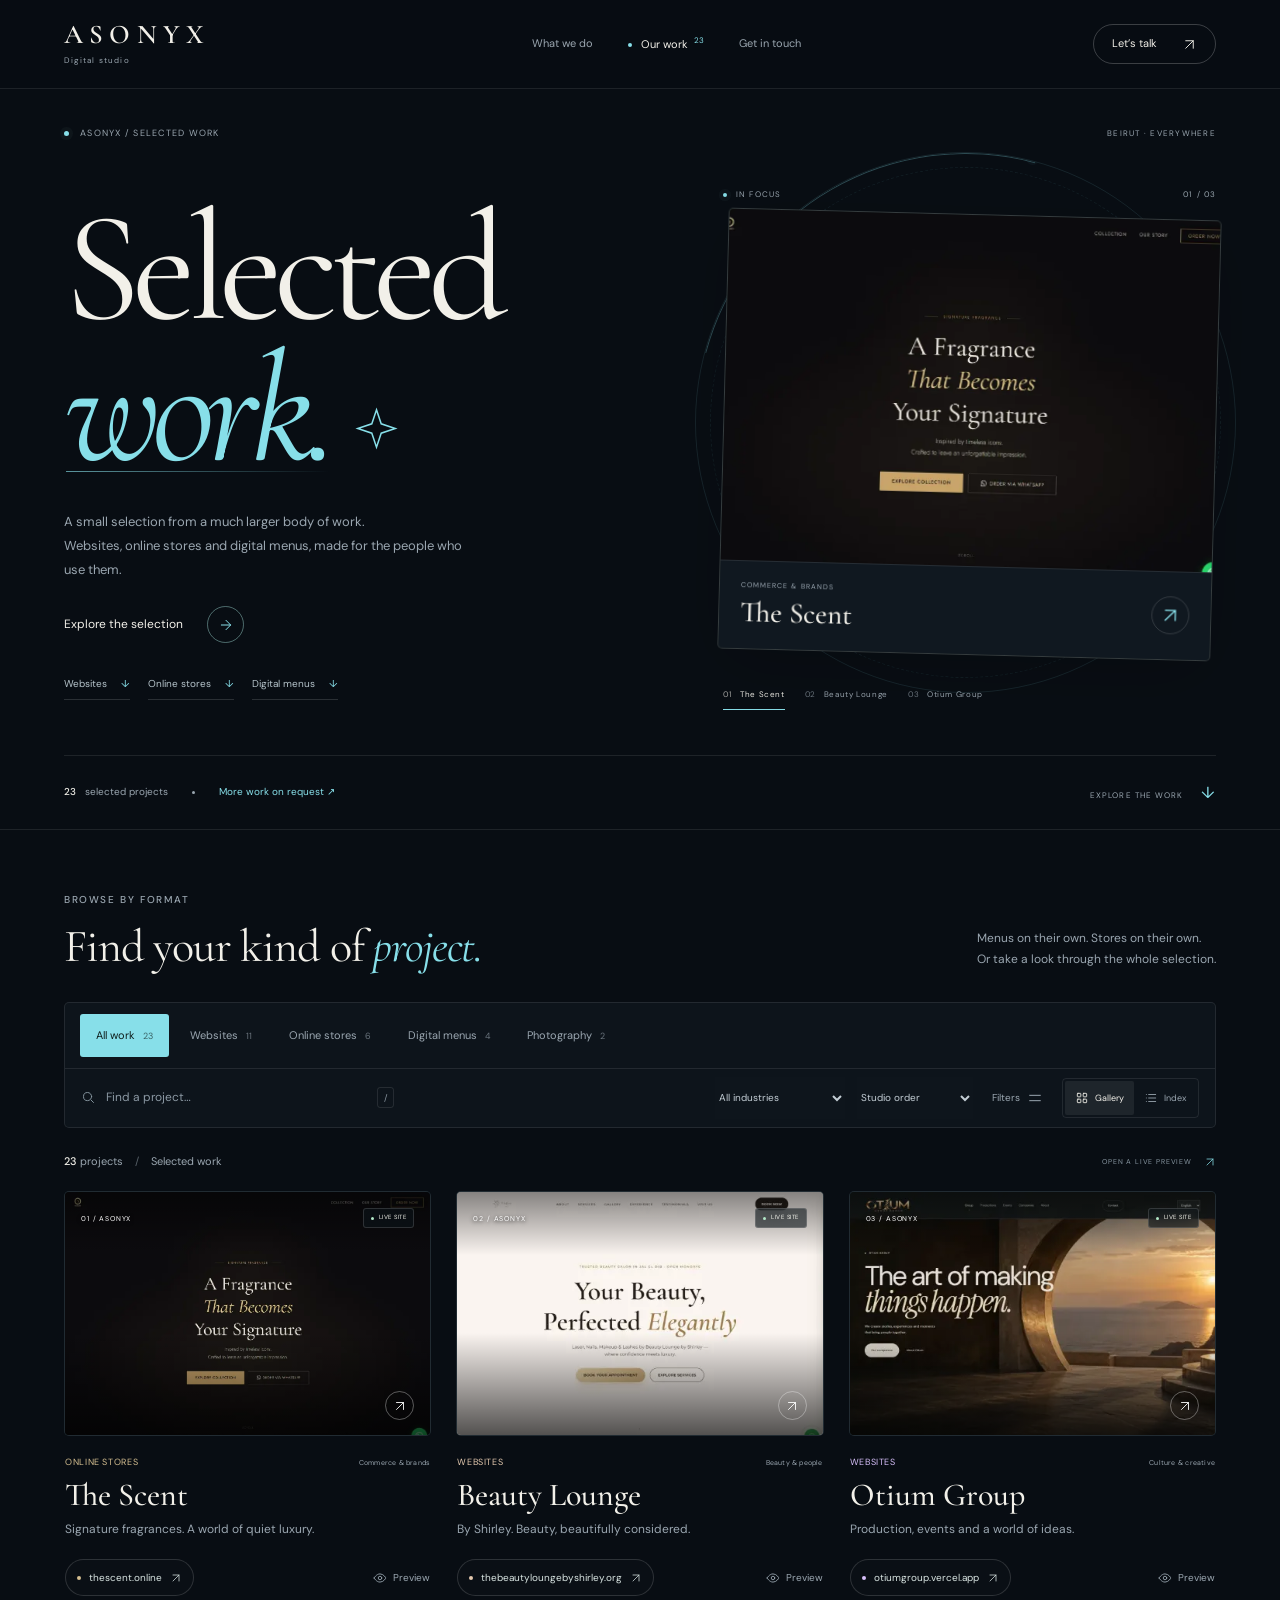
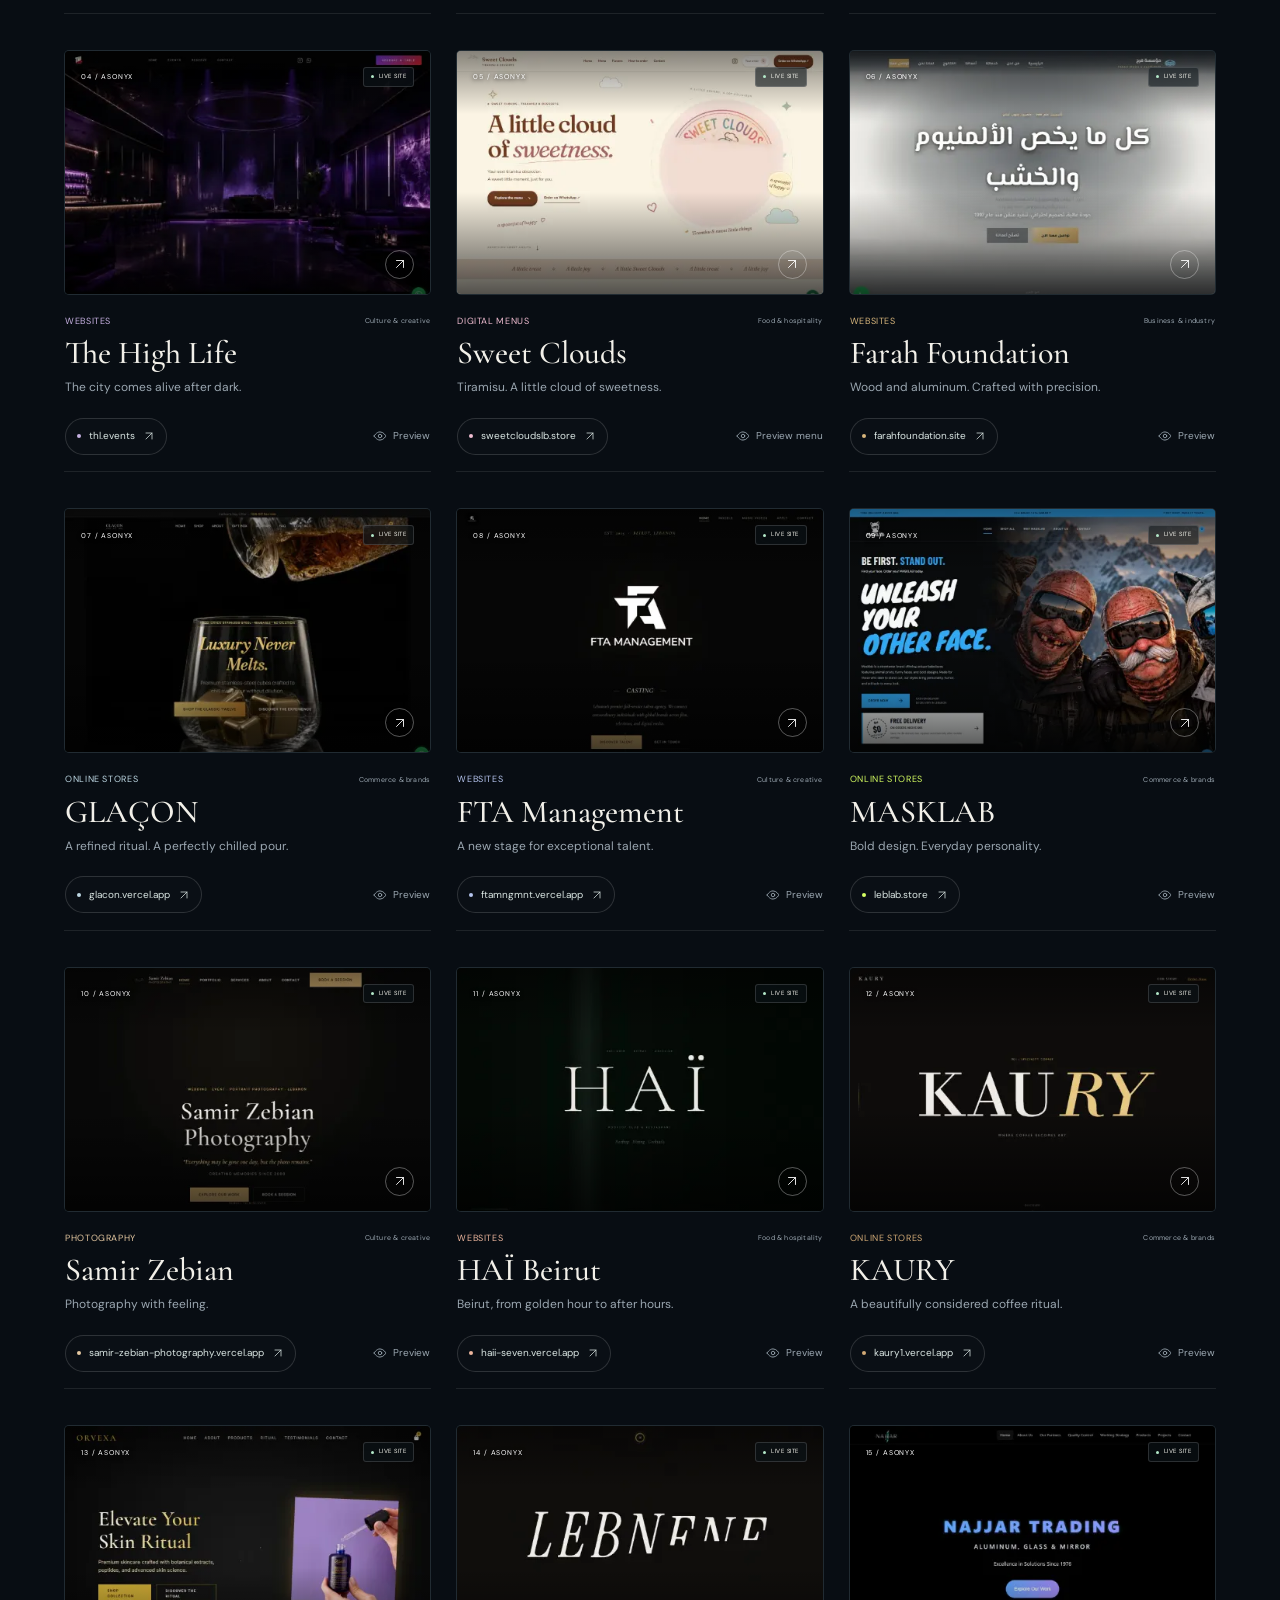
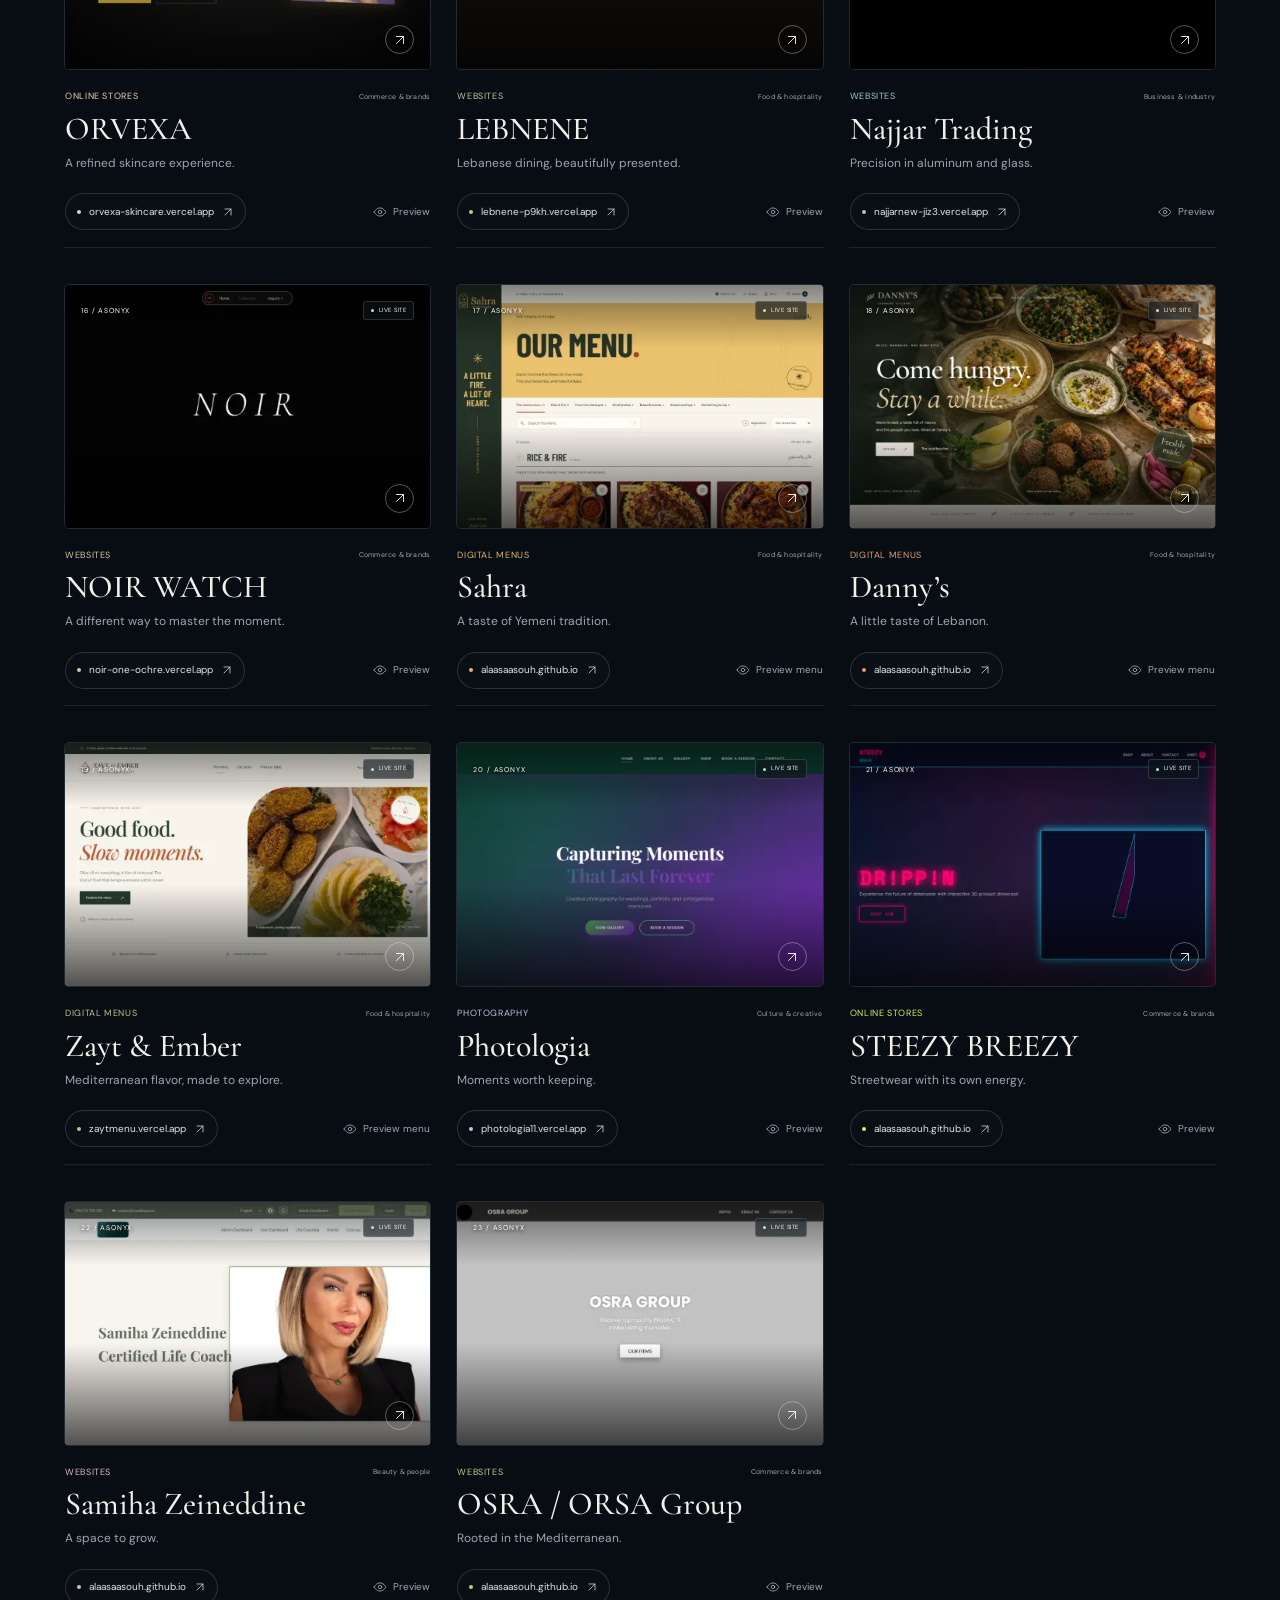
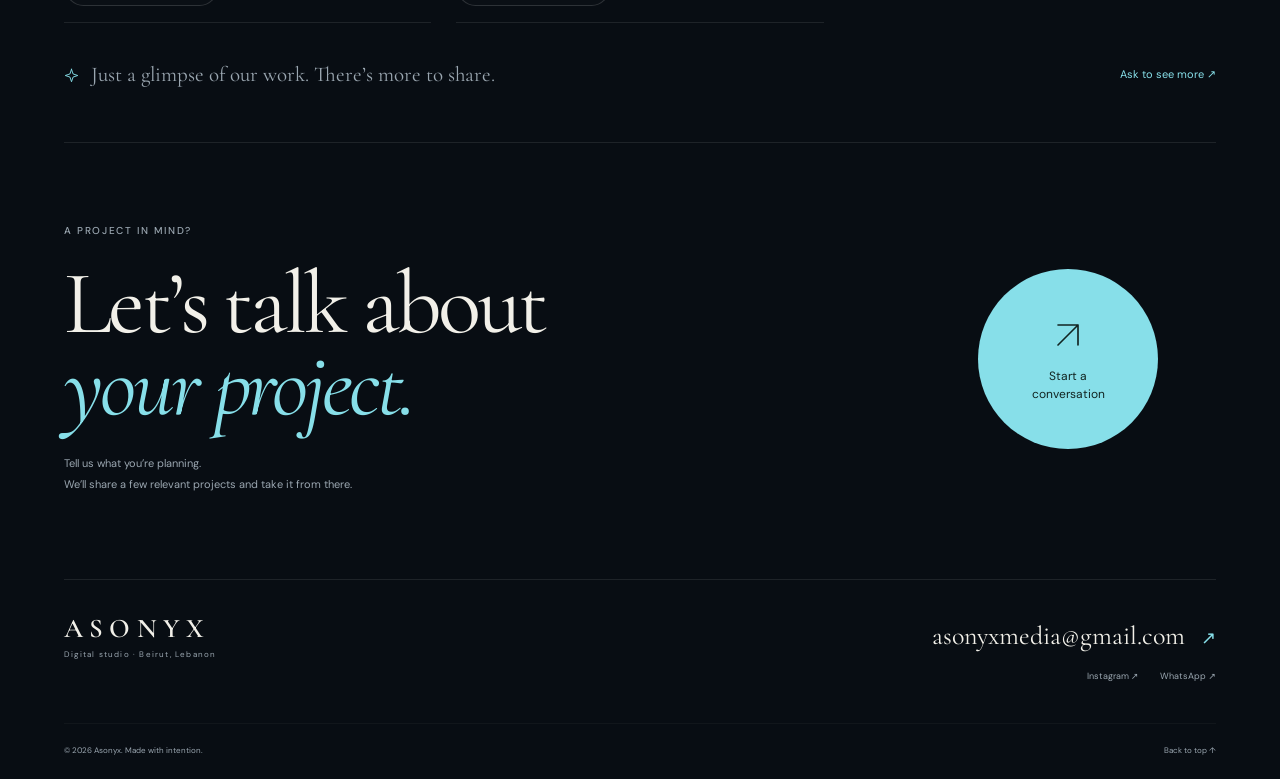
<file: portfolio.html>
<!DOCTYPE html>
<html lang="en">
<head>
  <meta charset="UTF-8">
  <meta name="viewport" content="width=device-width, initial-scale=1">
  <meta name="description" content="A small selection from Asonyx’s wider portfolio. Explore websites, online stores, digital menus and photography portfolios, with live previews.">
  <meta name="theme-color" content="#080d13">
  <title>Selected Work — Asonyx Digital Studio</title>
  <link rel="icon" type="image/png" href="images/portfolio/favicon.png">
  <link rel="preload" href="fonts/cormorant-normal-latin.woff2" as="font" type="font/woff2" crossorigin>
  <link rel="stylesheet" href="portfolio.css">
  <script src="js/portfolio-data.js" defer></script>
  <script src="js/portfolio-gallery.js" defer></script>
</head>
<body class="work-page">
  <div class="reading-progress" aria-hidden="true"></div>
  <a class="skip-link" href="#collection">Skip to projects</a>
  <svg class="icon-library" xmlns="http://www.w3.org/2000/svg" aria-hidden="true">
    <symbol id="i-arrow" viewBox="0 0 24 24"><path d="M5 12h14M12 5l7 7-7 7"/></symbol>
    <symbol id="i-diagonal" viewBox="0 0 24 24"><path d="M6 18 18 6M6 6h12v12"/></symbol>
    <symbol id="i-search" viewBox="0 0 24 24"><circle cx="10.5" cy="10.5" r="6.5"/><path d="m16 16 4 4"/></symbol>
    <symbol id="i-grid" viewBox="0 0 24 24"><rect x="4" y="4" width="6" height="6" rx="1"/><rect x="14" y="4" width="6" height="6" rx="1"/><rect x="4" y="14" width="6" height="6" rx="1"/><rect x="14" y="14" width="6" height="6" rx="1"/></symbol>
    <symbol id="i-list" viewBox="0 0 24 24"><path d="M8 6h12M8 12h12M8 18h12M4 6h.01M4 12h.01M4 18h.01"/></symbol>
    <symbol id="i-close" viewBox="0 0 24 24"><path d="m6 6 12 12M18 6 6 18"/></symbol>
    <symbol id="i-desktop" viewBox="0 0 24 24"><rect x="3" y="3" width="18" height="13" rx="2"/><path d="M8 21h8M12 16v5"/></symbol>
    <symbol id="i-phone" viewBox="0 0 24 24"><rect x="6" y="2" width="12" height="20" rx="2"/><path d="M11 18h2"/></symbol>
    <symbol id="i-eye" viewBox="0 0 24 24"><path d="M2 12s3.5-7 10-7 10 7 10 7-3.5 7-10 7S2 12 2 12Z"/><circle cx="12" cy="12" r="3"/></symbol>
    <symbol id="i-menu" viewBox="0 0 24 24"><path d="M4 8h16M4 16h16"/></symbol>
    <symbol id="i-spark" viewBox="0 0 24 24"><path d="m12 2 2.5 7.5L22 12l-7.5 2.5L12 22l-2.5-7.5L2 12l7.5-2.5L12 2Z"/></symbol>
  </svg>

  <header class="work-header">
    <nav class="work-nav work-shell" aria-label="Main navigation">
      <a href="index.html" class="work-logo" aria-label="Asonyx home">ASONYX<span>Digital studio</span></a>
      <div class="work-nav-links">
        <a href="index.html#services">What we do</a>
        <a href="portfolio.html" aria-current="page">Our work <span class="nav-work-count" data-project-total>23</span></a>
        <a href="index.html#contact">Get in touch</a>
      </div>
      <a href="index.html#booking" class="nav-contact">Let’s talk <svg class="icon"><use href="#i-diagonal"/></svg></a>
      <button type="button" class="mobile-nav-toggle icon-button" id="menuToggle" aria-label="Open navigation" aria-controls="workMobileMenu" aria-expanded="false"><svg class="icon"><use href="#i-menu"/></svg></button>
    </nav>
  </header>

  <main id="workMain">
    <section class="work-hero work-shell" aria-labelledby="workTitle">
      <div class="hero-topline"><span><span class="status-dot"></span> ASONYX / SELECTED WORK</span><span>BEIRUT · EVERYWHERE</span></div>
      <div class="hero-layout">
        <div class="hero-copy">
          <h1 id="workTitle"><span class="title-line"><span>Selected</span></span><span class="title-line"><em>work.</em><svg class="hero-asterisk" aria-hidden="true"><use href="#i-spark"/></svg></span></h1>
          <p class="selection-intro">A small selection from a much larger body of work.<br> Websites, online stores and digital menus, made for the people who use them.</p>
          <a href="#collection" class="hero-explore">Explore the selection <span><svg class="icon"><use href="#i-arrow"/></svg></span></a>
          <nav class="hero-format-links" aria-label="Jump to a project format"><a href="?type=website#collection" data-type-shortcut="website">Websites <span>↓</span></a><a href="?type=store#collection" data-type-shortcut="store">Online stores <span>↓</span></a><a href="?type=menu#collection" data-type-shortcut="menu">Digital menus <span>↓</span></a></nav>
        </div>
        <div class="hero-showcase" aria-label="Featured project spotlight">
          <div class="showcase-caption"><span><span class="status-dot"></span> IN FOCUS</span><span id="spotlightIndex">01 / 03</span></div>
          <button type="button" class="spotlight-card" id="spotlightOpen" data-preview="fragrance" aria-label="Preview The Scent">
            <span class="spotlight-art" id="spotlightArt"><img src="images/portfolio/fragrance.webp" srcset="images/portfolio/fragrance-480.webp 480w, images/portfolio/fragrance.webp 960w" sizes="(max-width: 640px) 82vw, 42vw" alt="The Scent website screenshot" id="spotlightImage" width="960" height="627" fetchpriority="high"><span class="spotlight-fallback" aria-hidden="true">S</span></span>
            <span class="spotlight-bottom"><span><small id="spotlightCategory">COMMERCE & BRANDS</small><strong id="spotlightName">The Scent</strong></span><span class="spotlight-open"><svg class="icon"><use href="#i-diagonal"/></svg></span></span>
          </button>
          <div class="spotlight-tabs" id="spotlightTabs" role="group" aria-label="Choose featured project"></div>
          <span class="showcase-orbit" aria-hidden="true"><span></span></span>
        </div>
      </div>
      <div class="hero-bottom"><div class="collection-facts"><span><strong data-project-total>23</strong> selected projects</span><i></i><a href="index.html#contact">More work on request ↗</a></div><a href="#collection">EXPLORE THE WORK <span>↓</span></a></div>
    </section>

    <section class="collection-section" id="collection" aria-labelledby="collectionTitle">
      <div class="work-shell">
        <div class="collection-heading"><div><span class="eyebrow">BROWSE BY FORMAT</span><h2 id="collectionTitle">Find your kind of <em>project.</em></h2></div><p>Menus on their own. Stores on their own.<br>Or take a look through the whole selection.</p></div>
        <div class="browse-panel">
          <div class="browse-top"><div class="filter-tabs" id="typeFilters" role="group" aria-label="Filter projects by format"></div><button class="more-filters" id="clearFilters" type="button" hidden>Reset <span>↺</span></button></div>
          <div class="browse-bottom">
            <label class="project-search"><svg class="icon"><use href="#i-search"/></svg><span class="sr-only">Search projects</span><input id="projectSearch" type="search" placeholder="Find a project…" autocomplete="off"><kbd aria-hidden="true">/</kbd></label>
            <div class="browse-options"><label class="industry-select"><span class="sr-only">Filter by industry</span><select id="projectIndustry"></select></label><label class="sort-label"><span class="sr-only">Sort projects</span><select id="projectSort"><option value="curated">Studio order</option><option value="newest">Recently updated</option><option value="az">Name A–Z</option></select></label><details class="extra-filters" id="extraFilters"><summary aria-label="More filters"><span>Filters</span><svg class="icon"><use href="#i-menu"/></svg></summary><div class="extra-filters-popover"><label class="vercel-filter"><input id="vercelFilter" type="checkbox"><span class="vercel-triangle" aria-hidden="true"></span> Vercel projects <span id="vercelCount"></span></label></div></details><div class="view-switch" role="group" aria-label="Project layout"><button type="button" class="icon-button" data-view="grid" aria-pressed="true" aria-label="Grid view"><svg class="icon"><use href="#i-grid"/></svg><span>Gallery</span></button><button type="button" class="icon-button" data-view="list" aria-pressed="false" aria-label="List view"><svg class="icon"><use href="#i-list"/></svg><span>Index</span></button></div></div>
          </div>
        </div>
        <div class="results-line"><p id="resultsCount" role="status" aria-live="polite" aria-atomic="true">Loading selected projects…</p><span>OPEN A LIVE PREVIEW <svg class="icon"><use href="#i-diagonal"/></svg></span></div>
        <div class="project-gallery" id="projectGallery"></div>
        <div class="empty-state" id="emptyState" hidden><svg class="icon"><use href="#i-search"/></svg><h3>No projects match that combination.</h3><p>Try another search, or clear the filters to see the full selection.</p><button type="button" class="work-button" id="resetEmpty">Show all selected work <svg class="icon"><use href="#i-arrow"/></svg></button></div>
        <noscript><p class="no-script">Enable JavaScript to browse the interactive gallery, or <a href="https://github.com/alaasaasouh?tab=repositories" target="_blank" rel="noopener noreferrer">explore our projects on GitHub ↗</a>.</p></noscript>
        <div class="collection-end"><svg class="icon" aria-hidden="true"><use href="#i-spark"/></svg><p>Just a glimpse of our work. There’s more to share.</p><a href="index.html#contact">Ask to see more ↗</a></div>
      </div>
    </section>

    <section class="work-cta work-shell" id="testimonials" aria-labelledby="ctaTitle"><div><span class="eyebrow">A PROJECT IN MIND?</span><h2 id="ctaTitle">Let’s talk about<br><em>your project.</em></h2><p>Tell us what you’re planning.<br>We’ll share a few relevant projects and take it from there.</p></div><a href="index.html#booking" class="cta-circle"><svg class="icon"><use href="#i-diagonal"/></svg><span>Start a<br>conversation</span></a></section>
  </main>

  <footer class="work-footer work-shell"><a class="work-logo" href="index.html">ASONYX<span>Digital studio · Beirut, Lebanon</span></a><div class="footer-contact"><a href="mailto:asonyxmedia@gmail.com">asonyxmedia@gmail.com <span>↗</span></a><div><a href="https://instagram.com/asonyxmedia" target="_blank" rel="noopener noreferrer">Instagram ↗</a><a href="https://wa.me/96176629850" target="_blank" rel="noopener noreferrer">WhatsApp ↗</a></div></div><div class="footer-fineprint"><span>© 2026 Asonyx. Made with intention.</span><a href="#workTitle">Back to top ↑</a></div></footer>

  <dialog class="work-mobile-menu" id="workMobileMenu" aria-label="Mobile navigation"><button type="button" class="icon-button mobile-close" id="mobileMenuClose" aria-label="Close navigation"><svg class="icon"><use href="#i-close"/></svg></button><span class="eyebrow">ASONYX / EXPLORE</span><a href="index.html">Home</a><a href="index.html#services">What we do</a><a href="portfolio.html" aria-current="page">Our work</a><a href="index.html#booking">Start a project</a><a href="index.html#contact">Get in touch</a><small>BEIRUT · EVERYWHERE</small></dialog>

  <dialog class="preview-dialog" id="previewDialog" aria-labelledby="previewTitle">
    <div class="preview-toolbar"><div class="preview-heading"><span class="status-dot"></span><h2 id="previewTitle">Project preview</h2><span id="previewDomain"></span></div><div class="preview-actions"><a id="previewExternal" class="preview-external" href="https://www.thescent.online/" target="_blank" rel="noopener noreferrer">Open website <svg class="icon"><use href="#i-diagonal"/></svg></a><button type="button" class="icon-button" id="closePreview" aria-label="Close project preview"><svg class="icon"><use href="#i-close"/></svg></button></div></div>
    <div class="preview-subbar"><div class="preview-tabs" role="tablist" aria-label="Project preview tabs"><button type="button" id="liveTab" role="tab" aria-selected="true" aria-controls="livePanel" tabindex="0">Live preview</button><button type="button" id="detailsTab" role="tab" aria-selected="false" aria-controls="detailsPanel" tabindex="-1">About</button></div><div class="device-switch" role="group" aria-label="Preview device"><button type="button" class="icon-button" data-device="desktop" aria-label="Desktop preview" aria-pressed="true"><svg class="icon"><use href="#i-desktop"/></svg><span>Desktop</span></button><button type="button" class="icon-button" data-device="mobile" aria-label="Mobile preview" aria-pressed="false"><svg class="icon"><use href="#i-phone"/></svg><span>Mobile</span></button></div></div>
    <div class="live-panel" id="livePanel" role="tabpanel" aria-labelledby="liveTab"><div class="preview-viewport" id="previewViewport"><iframe id="previewFrame" title="Live project website" sandbox="allow-scripts allow-same-origin allow-forms allow-popups allow-popups-to-escape-sandbox allow-downloads" referrerpolicy="strict-origin-when-cross-origin"></iframe><div class="preview-loading" id="previewLoading"><span class="loading-ring"></span><span>Stepping inside…</span></div></div><div class="preview-help"><span id="previewMessage" role="status">Some websites limit embedded previews. You can always open the full website.</span><a id="previewFallback" href="https://www.leblab.store/" target="_blank" rel="noopener noreferrer">Open in a new tab ↗</a></div></div>
    <div class="details-panel" id="detailsPanel" role="tabpanel" aria-labelledby="detailsTab" hidden></div>
    <div class="preview-navigation"><button type="button" id="previousProject"><span>←</span> Previous project</button><span id="previewPosition"></span><button type="button" id="nextProject">Next project <span>→</span></button></div>
  </dialog>
</body>
</html>
</file>
<file: portfolio.css>
@font-face {
  font-family: 'Cormorant Garamond';
  font-style: italic;
  font-weight: 400 600;
  font-display: swap;
  src: url(fonts/cormorant-italic-latin.woff2) format('woff2');
  unicode-range: U+0000-00FF, U+0131, U+0152-0153, U+02BB-02BC, U+02C6, U+02DA, U+02DC, U+0304, U+0308, U+0329, U+2000-206F, U+20AC, U+2122, U+2191, U+2193, U+2212, U+2215, U+FEFF, U+FFFD;
}
@font-face {
  font-family: 'Cormorant Garamond';
  font-style: normal;
  font-weight: 400 600;
  font-display: swap;
  src: url(fonts/cormorant-normal-latin.woff2) format('woff2');
  unicode-range: U+0000-00FF, U+0131, U+0152-0153, U+02BB-02BC, U+02C6, U+02DA, U+02DC, U+0304, U+0308, U+0329, U+2000-206F, U+20AC, U+2122, U+2191, U+2193, U+2212, U+2215, U+FEFF, U+FFFD;
}
@font-face {
  font-family: 'DM Sans';
  font-style: normal;
  font-weight: 400 600;
  font-display: swap;
  src: url(fonts/dm-sans-latin.woff2) format('woff2');
  unicode-range: U+0000-00FF, U+0131, U+0152-0153, U+02BB-02BC, U+02C6, U+02DA, U+02DC, U+0304, U+0308, U+0329, U+2000-206F, U+20AC, U+2122, U+2191, U+2193, U+2212, U+2215, U+FEFF, U+FFFD;
}
/* Asonyx / The Work Collection. Scoped to this page; the home page keeps its styles. */
:root { --font-d: 'Cormorant Garamond', Georgia, serif; --font-b: 'DM Sans', system-ui, sans-serif; color-scheme: dark; }
*, *::before, *::after { box-sizing: border-box; }
html { margin: 0; -webkit-text-size-adjust: 100%; }
body { margin: 0; font-family: var(--font-b); line-height: 1.6; }
h1, h2, h3, p { margin: 0; }
img { display: block; max-width: 100%; }
a { text-decoration: none; color: inherit; }
button { padding: 0; }
.work-page {
  --work-bg: #080d13;
  --work-panel: #10171e;
  --work-ink: #f2f0e9;
  --work-muted: #9aa6b0;
  --work-accent: #87dfe9;
  --work-border: #ffffff17;
  background: var(--work-bg);
  color: var(--work-ink);
  font-size: 14px;
  -webkit-font-smoothing: antialiased;
}
.work-page [hidden] { display: none !important; }
.work-page button, .work-page input, .work-page select { font: inherit; }
.work-page button { color: inherit; cursor: pointer; }
.work-page button, .work-page a, .work-page input, .work-page select { -webkit-tap-highlight-color: transparent; }
.work-page button { background: none; border: 0; }
.work-page ::selection { background: var(--work-accent); color: var(--work-bg); }
.work-page :focus-visible { outline: 2px solid var(--work-accent); outline-offset: 5px; }
.work-page.dialog-open { overflow: hidden; }
.work-page .icon { width: 20px; height: 20px; flex: 0 0 auto; fill: none; stroke: currentColor; stroke-width: 1.5; stroke-linecap: round; stroke-linejoin: round; }
.icon-library { position: absolute; width: 0; height: 0; overflow: hidden; }
.sr-only { position: absolute; width: 1px; height: 1px; padding: 0; margin: -1px; overflow: hidden; clip: rect(0,0,0,0); white-space: nowrap; border: 0; }
.skip-link { position: fixed; top: 12px; left: 20px; transform: translateY(-180%); background: var(--work-accent); color: var(--work-bg); padding: 12px 20px; z-index: 10000; }
.skip-link:focus { transform: none; }
.work-shell { width: min(1440px, 90%); margin-inline: auto; }
.eyebrow { display: block; font-size: 10px; letter-spacing: .16em; font-weight: 500; color: var(--work-muted); }
.work-page .icon-button { display: inline-flex; align-items: center; justify-content: center; width: 40px; height: 40px; border-radius: 50%; transition: color .2s, background .2s; }
.work-page .icon-button:hover { color: var(--work-accent); background: #ffffff0b; }
.status-dot { width: 5px; height: 5px; display: inline-block; border-radius: 50%; background: var(--work-accent); box-shadow: 0 0 0 4px #a6e4de09; flex: 0 0 auto; }

/* A quiet, persistent navigation. */
.work-header { position: sticky; top: 0; z-index: 50; background: #080d13ed; backdrop-filter: blur(20px); border-bottom: 1px solid var(--work-border); }
.work-nav { height: 88px; display: flex; align-items: center; justify-content: space-between; gap: 24px; }
.work-logo { display: inline-flex; flex-direction: column; font-family: var(--font-d); font-size: 27px; font-weight: 600; line-height: 1; letter-spacing: .23em; }
.work-logo > span { font-family: var(--font-b); color: var(--work-muted); font-size: 8px; font-weight: 400; line-height: 1.4; letter-spacing: .15em; margin-top: 7px; }
.work-nav-links { display: flex; gap: 35px; align-items: center; margin-left: 30px; }
.work-nav-links > a { font-size: 11px; color: var(--work-muted); transition: color .2s; }
.work-nav-links > a:hover, .work-nav-links > a[aria-current] { color: var(--work-ink); }
.work-nav-links > a[aria-current]::before { content: ''; display: inline-block; width: 4px; height: 4px; background: var(--work-accent); border-radius: 50%; vertical-align: middle; margin-right: 9px; }
.nav-work-count { font-size: 8px; color: var(--work-accent); margin-left: 3px; vertical-align: super; }
.nav-contact { display: flex; align-items: center; gap: 25px; border: 1px solid #ffffff35; padding: 10px 18px; border-radius: 40px; font-size: 11px; transition: background .2s, color .2s; }
.nav-contact:hover { background: var(--work-accent); color: var(--work-bg); border-color: var(--work-accent); }
.nav-contact .icon { width: 15px; height: 15px; }
.work-page .mobile-nav-toggle { display: none; border: 1px solid var(--work-border); }

/* Hero: oversized editorial type and a real, clickable website. */
.work-hero { padding-top: 37px; }
.hero-topline, .hero-bottom { display: flex; align-items: center; justify-content: space-between; }
.hero-topline { color: var(--work-muted); font-size: 9px; letter-spacing: .14em; }
.hero-topline > span:first-child { display: flex; align-items: center; gap: 11px; }
.hero-topline > span:last-child { font-size: 8px; }
.hero-layout { display: grid; grid-template-columns: 1.2fr 1fr; align-items: center; gap: 50px; padding-block: 62px 55px; }
.hero-copy { position: relative; }
.hero-copy h1 { font-family: var(--font-d); font-weight: 400; font-size: clamp(65px, 7.1vw, 113px); letter-spacing: -.045em; line-height: .97; position: relative; width: max-content; max-width: 100%; }
.hero-copy h1 em { color: var(--work-accent); font-weight: 400; }
.hero-asterisk { position: absolute; right: -49px; bottom: 6px; width: 34px; height: 34px; stroke: var(--work-accent); stroke-width: .8px; fill: none; animation: asterisk-turn 24s linear infinite; }
.hero-copy > p { color: var(--work-muted); font-size: 12px; line-height: 1.85; margin-top: 28px; }
.hero-explore { display: inline-flex; gap: 24px; align-items: center; font-size: 11px; margin-top: 27px; }
.hero-explore > span { display: flex; align-items: center; justify-content: center; width: 37px; height: 37px; border-radius: 50%; border: 1px solid #a6e4de70; color: var(--work-accent); transition: background .25s, color .25s, transform .25s; }
.hero-explore:hover > span { background: var(--work-accent); color: var(--work-bg); transform: rotate(45deg); }
.hero-explore .icon { width: 16px; height: 16px; }
.hero-footnote { display: flex; align-items: center; gap: 10px; color: #87949e; font-size: 9px; margin-top: 35px; }
.tiny-cross { font-size: 20px; font-weight: 400; color: var(--work-accent); }
.hero-showcase { position: relative; padding: 0 0 0 8px; min-width: 0; }
.showcase-caption { display: flex; justify-content: space-between; color: var(--work-muted); font-size: 8px; letter-spacing: .14em; margin-bottom: 13px; }
.showcase-caption > span:first-child { display: flex; align-items: center; gap: 9px; }
.showcase-caption .status-dot { width: 4px; height: 4px; }
.work-page .spotlight-card { display: block; width: 100%; text-align: left; overflow: hidden; background: #182022; border: 1px solid #ffffff20; border-radius: 5px; position: relative; isolation: isolate; --spotlight-color: #d6ff62; box-shadow: 0 15px 70px #0003; transform: rotate(2deg); transition: transform .5s; }
.spotlight-card:hover, .spotlight-card:focus-visible { transform: rotate(0); }
.spotlight-art { display: block; aspect-ratio: 1.4; position: relative; overflow: hidden; background: #192323; }
.spotlight-art img { width: 100%; height: 100%; object-fit: cover; object-position: top; position: relative; z-index: 1; }
.spotlight-fallback { position: absolute; inset: 0; display: flex; align-items: center; justify-content: center; color: var(--spotlight-color); font-family: var(--font-d); font-size: 130px; }
.spotlight-bottom { position: relative; display: flex; align-items: center; justify-content: space-between; padding: 18px 21px; background: #101820; border-top: 1px solid var(--work-border); }
.spotlight-bottom small { display: block; color: var(--work-muted); font-size: 7px; letter-spacing: .15em; text-transform: uppercase; }
.spotlight-bottom strong { display: block; font-family: var(--font-d); font-size: 29px; font-weight: 500; line-height: 1.2; margin-top: 5px; }
.spotlight-open { width: 38px; height: 38px; display: flex; align-items: center; justify-content: center; border-radius: 50%; border: 1px solid #ffffff25; color: var(--work-accent); }
.spotlight-tabs { display: flex; gap: 20px; margin-top: 25px; }
.spotlight-tabs button { font-size: 8px; letter-spacing: .08em; color: var(--work-muted); padding: 8px 0; border-bottom: 1px solid transparent; transition: color .2s, border-color .2s; }
.spotlight-tabs button > span { margin-right: 5px; opacity: .65; }
.spotlight-tabs button[aria-pressed=true] { color: var(--work-ink); border-color: var(--work-accent); }
.showcase-orbit { position: absolute; z-index: -1; width: 108%; aspect-ratio: 1; top: -7%; left: -4%; border: 1px solid #a6e4de10; border-radius: 50%; pointer-events: none; }
.showcase-orbit::before { content: ''; position: absolute; inset: -14px; border: 1px dashed #a6e4de0a; border-radius: inherit; }
.hero-bottom { border-top: 1px solid var(--work-border); padding-block: 24px; }
.collection-facts { display: flex; align-items: center; gap: 24px; color: var(--work-muted); font-size: 10px; }
.collection-facts strong { color: var(--work-ink); font-weight: 500; margin-right: 6px; }
.collection-facts i { width: 3px; height: 3px; background: var(--work-muted); border-radius: 50%; }
.hero-bottom > a { font-size: 8px; letter-spacing: .13em; color: var(--work-muted); }
.hero-bottom > a span { margin-left: 15px; color: var(--work-accent); font-size: 16px; }
@keyframes asterisk-turn { to { transform: rotate(360deg); } }

/* Browsing stays direct: category, search, deployment filter, sorting and layout. */
.collection-section { scroll-margin-top: 110px; border-top: 1px solid var(--work-border); padding-top: 62px; }
.collection-heading { display: flex; align-items: flex-end; justify-content: space-between; gap: 30px; margin-bottom: 30px; }
.collection-heading h2 { font-family: var(--font-d); font-size: clamp(33px, 3.4vw, 54px); font-weight: 400; letter-spacing: -.025em; line-height: 1.1; margin-top: 13px; }
.collection-heading h2 em { color: var(--work-accent); font-weight: 400; }
.collection-heading > p { font-size: 11px; color: var(--work-muted); line-height: 1.7; padding-bottom: 3px; }
.browse-panel { position: sticky; top: 98px; z-index: 20; border: 1px solid var(--work-border); border-radius: 5px; background: #0e151cf7; backdrop-filter: blur(18px); }
.browse-top { display: flex; padding: 9px 16px; gap: 15px; align-items: center; border-bottom: 1px solid var(--work-border); }
.filter-tabs { display: flex; flex-wrap: wrap; gap: 2px; flex: 1; }
.filter-tabs button { padding: 11px 13px; font-size: 10px; border-radius: 3px; color: var(--work-muted); white-space: nowrap; transition: background .2s, color .2s; }
.filter-tabs button span { font-size: 8px; margin-left: 5px; opacity: .65; }
.filter-tabs button:hover { color: var(--work-ink); background: #ffffff08; }
.filter-tabs button[aria-pressed=true] { background: var(--work-accent); color: #10201e; }
.work-page .more-filters { font-size: 9px; color: var(--work-accent); flex-shrink: 0; padding: 12px 4px; }
.more-filters span { margin-left: 5px; }
.browse-bottom { padding: 8px 16px; display: flex; align-items: center; justify-content: space-between; gap: 15px; }
.project-search { display: flex; align-items: center; gap: 10px; min-width: 200px; width: 40%; }
.project-search > .icon { width: 15px; height: 15px; color: #8999a3; }
.project-search input { min-width: 0; width: 100%; padding: 11px 0; color: var(--work-ink); border: none; background: transparent; font-size: 11px; }
.project-search input::placeholder { color: #8b98a3; opacity: 1; }
.project-search kbd { font-family: inherit; color: #8b98a3; font-size: 9px; border: 1px solid #ffffff1a; width: 20px; height: 21px; border-radius: 3px; text-align: center; line-height: 20px; }
.browse-options { display: flex; align-items: center; gap: 16px; }
.vercel-filter { display: flex; align-items: center; gap: 7px; font-size: 10px; color: var(--work-muted); cursor: pointer; white-space: nowrap; }
.vercel-filter input { accent-color: var(--work-accent); width: 13px; height: 13px; }
.vercel-filter > span:last-child { color: #c4ccc9; font-size: 8px; }
.vercel-triangle { display: inline-block; width: 0; height: 0; border-left: 4px solid transparent; border-right: 4px solid transparent; border-bottom: 7px solid currentColor; }
.control-divider { height: 18px; width: 1px; background: var(--work-border); }
.sort-label select { font-size: 10px; color: #c2c9ce; border: 0; background: #0e151c; padding: 10px 16px 10px 0; cursor: pointer; max-width: 155px; }
.view-switch { display: flex; border: 1px solid var(--work-border); border-radius: 4px; padding: 2px; }
.view-switch .icon-button { width: 30px; height: 29px; border-radius: 2px; color: var(--work-muted); }
.view-switch .icon-button[aria-pressed=true] { background: #ffffff12; color: var(--work-ink); }
.view-switch .icon { width: 14px; height: 14px; }
.results-line { display: flex; justify-content: space-between; align-items: center; padding-block: 25px 21px; gap: 15px; }
.results-line > p { color: var(--work-muted); font-size: 10px; }
.results-line > p strong { color: var(--work-ink); font-weight: 500; }
.results-line > p span { margin: 0 9px; opacity: .55; }
.results-line > span { display: flex; align-items: center; gap: 12px; font-size: 7px; color: #8897a2; letter-spacing: .12em; }
.results-line .icon { width: 12px; height: 12px; color: var(--work-accent); }

/* Each website gets its own color, actual imagery and two clear entry points. */
.project-gallery { display: grid; grid-template-columns: repeat(3, minmax(0, 1fr)); gap: 36px 25px; }
.work-card { min-width: 0; padding: 0 0 15px; border-bottom: 1px solid var(--work-border); }
.work-page .card-visual { display: block; position: relative; width: 100%; aspect-ratio: 1.5; overflow: hidden; border-radius: 5px; isolation: isolate; text-align: left; background: #152027; border: 1px solid #ffffff0d; }
.card-visual::after { content: ''; position: absolute; inset: 0; z-index: 1; background: linear-gradient(#0007 0, transparent 26%, transparent 58%, #000a 100%); pointer-events: none; transition: background .3s; }
.card-visual > img { position: relative; z-index: 0; width: 100%; height: 100%; object-fit: cover; object-position: top; transition: transform .7s cubic-bezier(.2,.6,.2,1), filter .5s; }
.card-visual:hover > img { transform: scale(1.045); filter: brightness(.65); }
.card-fallback { position: absolute; inset: 0; display: flex; flex-direction: column; align-items: center; justify-content: center; background: radial-gradient(ellipse at 50% 130%, #ffffff12, transparent 65%), #142027; color: var(--project-color); }
.card-fallback::before { content: ''; position: absolute; width: 55%; aspect-ratio: 1; border: 1px solid currentColor; border-radius: 50%; opacity: .1; }
.card-fallback > span { font-family: var(--font-d); font-size: clamp(55px, 7vw, 110px); line-height: 1; }
.card-fallback > small { font-size: 8px; letter-spacing: .2em; text-transform: uppercase; margin-top: 15px; }
.card-topline { position: absolute; inset: 16px 16px auto; display: flex; align-items: center; justify-content: space-between; gap: 10px; z-index: 2; }
.card-number { font-size: 7px; color: #fff; letter-spacing: .12em; text-shadow: 0 1px 4px #000; }
.live-badge { display: flex; align-items: center; gap: 5px; color: #f7f7ef; background: #0c151a99; backdrop-filter: blur(8px); padding: 4px 7px; border: 1px solid #ffffff25; border-radius: 3px; font-size: 6px; letter-spacing: .08em; }
.live-badge > span { width: 3px; height: 3px; border-radius: 50%; background: #b3e8c8; }
.card-preview-label { display: flex; align-items: center; gap: 8px; position: absolute; z-index: 3; top: 50%; left: 50%; transform: translate(-50%, -20%); padding: 10px 16px; border: 1px solid #ffffff66; border-radius: 40px; background: #0d161b80; backdrop-filter: blur(12px); opacity: 0; font-size: 10px; white-space: nowrap; transition: opacity .25s, transform .25s; }
.card-preview-label .icon { width: 15px; height: 15px; }
.card-visual:hover .card-preview-label, .card-visual:focus-visible .card-preview-label { opacity: 1; transform: translate(-50%, -50%); }
.card-bottomline { display: flex; align-items: center; justify-content: flex-end; gap: 15px; position: absolute; left: 16px; right: 16px; bottom: 15px; z-index: 2; color: white; }
.card-bottomline > span:first-child { font-family: var(--font-d); font-size: clamp(14px, 1.3vw, 21px); line-height: 1.2; max-width: 85%; text-shadow: 0 1px 8px #000; }
.card-visual-arrow { display: flex; align-items: center; justify-content: center; width: 29px; height: 29px; border: 1px solid #ffffff55; border-radius: 50%; flex-shrink: 0; }
.card-visual-arrow .icon { width: 14px; height: 14px; }
.card-body { padding: 19px 1px 0; }
.card-category { display: flex; align-items: center; justify-content: space-between; gap: 8px; color: var(--project-color); font-size: 8px; letter-spacing: .1em; text-transform: uppercase; }
.card-vercel { display: flex; align-items: center; gap: 4px; font-size: 7px; color: var(--work-muted); letter-spacing: .025em; text-transform: none; }
.card-vercel .vercel-triangle { border-left-width: 3px; border-right-width: 3px; border-bottom-width: 5px; }
.card-title-row { display: flex; justify-content: space-between; align-items: center; margin-block: 7px 3px; }
.card-title-row h3 { font-family: var(--font-d); font-size: 32px; font-weight: 500; line-height: 1.1; letter-spacing: -.02em; }
.card-title-row h3 button { text-align: left; font: inherit; transition: color .2s; }
.card-title-row h3 button:hover { color: var(--project-color); }
.work-page .card-visit { width: 32px; height: 32px; color: var(--work-muted); margin-right: -5px; }
.card-visit .icon { width: 17px; height: 17px; }
.card-body > p { margin-top: 7px; font-size: 12px; color: var(--work-muted); line-height: 1.75; }
.card-link-row { display: flex; align-items: center; justify-content: space-between; gap: 12px; margin-top: 18px; }
.site-link { display: inline-flex; align-items: center; gap: 8px; border: 1px solid #ffffff24; border-radius: 30px; padding: 8px 11px; min-width: 0; color: #d9e5e2; background: #ffffff03; transition: border-color .2s, background .2s, color .2s; }
.site-link:hover { border-color: var(--project-color); background: #a6e4de0b; color: var(--project-color); }
.site-link-dot { display: block; flex-shrink: 0; width: 4px; height: 4px; border-radius: 50%; background: var(--project-color); }
.site-link-text { display: block; min-width: 0; font-size: 9px; white-space: nowrap; overflow: hidden; text-overflow: ellipsis; max-width: 220px; }
.site-link .icon { width: 12px; height: 12px; transition: transform .2s; }
.site-link:hover .icon { transform: translate(2px,-2px); }
.card-preview-button { display: inline-flex; gap: 6px; align-items: center; color: var(--work-muted) !important; font-size: 10px !important; padding: 10px 0 !important; flex-shrink: 0; }
.card-preview-button:hover { color: var(--project-color) !important; }
.card-preview-button .icon { width: 14px; height: 14px; }
.detail-art { align-self: center; }
.detail-art img { width: 100%; height: auto; border-radius: 5px; border: 1px solid var(--work-border); }
.card-tags { display: flex; flex-wrap: wrap; gap: 5px; margin-top: 14px; }
.card-tags > span { color: #a5b0b7; border: 1px solid var(--work-border); padding: 3px 8px; border-radius: 20px; font-size: 7px; }
.card-actions { display: flex; align-items: center; justify-content: space-between; gap: 10px; margin-top: 17px; }
.card-actions button { display: flex; align-items: center; gap: 6px; font-size: 9px; padding-block: 6px; transition: color .2s; }
.card-actions button:first-child { color: var(--work-ink); }
.card-actions button:last-child { color: var(--work-muted); }
.card-actions button:hover { color: var(--project-color); }
.card-actions .icon { width: 13px; height: 13px; }
.work-card.will-reveal { opacity: 0; transform: translateY(22px); transition: opacity .65s var(--reveal-delay), transform .65s var(--reveal-delay); }
.work-card.is-visible { opacity: 1; transform: none; }
.project-gallery[data-view=list] { grid-template-columns: 1fr; gap: 22px; }
.project-gallery[data-view=list] .work-card { display: grid; grid-template-columns: 260px minmax(0,1fr); gap: 30px; padding-bottom: 22px; align-items: center; }
.project-gallery[data-view=list] .card-body { padding-top: 0; }
.project-gallery[data-view=list] .card-body > p { min-height: 0; max-width: 700px; }
.project-gallery[data-view=list] .card-actions { justify-content: flex-start; gap: 35px; margin-top: 10px; }
.project-gallery[data-view=list] .card-tags { margin-top: 10px; }
.project-gallery[data-view=list] .card-title-row { justify-content: flex-start; gap: 15px; }
.project-gallery[data-view=list] .card-category { justify-content: flex-start; gap: 18px; }
.project-gallery[data-view=list] .card-bottomline > span:first-child { font-size: 16px; }
.empty-state { text-align: center; padding: 80px 20px; background: #ffffff03; border: 1px dashed var(--work-border); border-radius: 5px; }
.empty-state > .icon { color: var(--work-accent); width: 30px; height: 30px; margin-bottom: 20px; }
.empty-state h3 { font-family: var(--font-d); font-size: 35px; font-weight: 400; }
.empty-state p { color: var(--work-muted); font-size: 12px; margin-block: 10px 25px; }
.work-page .work-button { display: inline-flex; justify-content: center; align-items: center; gap: 22px; padding: 12px 19px; background: var(--work-accent); color: #0b1b19; border-radius: 3px; font-size: 11px; transition: filter .2s; }
.work-button:hover { filter: brightness(1.1); }
.work-button .icon { width: 16px; height: 16px; }
.no-script { padding: 25px; color: var(--work-muted); }
.no-script a { color: var(--work-accent); text-decoration: underline; }
.collection-end { display: flex; align-items: center; gap: 12px; padding-block: 35px 50px; color: var(--work-muted); }
.collection-end > .icon { width: 15px; height: 15px; color: var(--work-accent); }
.collection-end > p { font-family: var(--font-d); font-size: 19px; }
.collection-end > a { margin-left: auto; font-size: 9px; }

/* The next project. */
.work-cta { padding-block: 80px 85px; border-top: 1px solid var(--work-border); display: flex; align-items: center; justify-content: space-between; gap: 40px; }
.work-cta h2 { font-family: var(--font-d); font-size: clamp(60px, 7.3vw, 115px); letter-spacing: -.04em; font-weight: 400; line-height: .92; margin-top: 24px; }
.work-cta h2 em { font-weight: 400; color: var(--work-accent); }
.work-cta p { color: var(--work-muted); font-size: 11px; line-height: 1.9; margin-top: 25px; }
.cta-circle { display: flex; flex-direction: column; align-items: center; justify-content: center; width: 180px; height: 180px; border-radius: 50%; background: var(--work-accent); color: #122522; margin-right: 5%; transition: transform .4s, background .3s; }
.cta-circle .icon { width: 40px; height: 40px; stroke-width: 1; margin-bottom: 12px; }
.cta-circle > span { text-align: center; font-size: 12px; line-height: 1.5; }
.cta-circle:hover { transform: rotate(-8deg); background: #c1f0eb; }
.work-footer { display: grid; grid-template-columns: 1fr 1fr; gap: 40px; border-top: 1px solid var(--work-border); padding-block: 35px 22px; }
.work-footer .work-logo { font-size: 27px; align-self: flex-start; justify-self: flex-start; }
.work-footer .work-logo > span { font-size: 8px; }
.footer-contact { justify-self: end; text-align: right; }
.footer-contact > a { font-family: var(--font-d); font-size: 26px; }
.footer-contact > a span { font-size: 18px; color: var(--work-accent); margin-left: 10px; }
.footer-contact > div { display: flex; justify-content: flex-end; gap: 22px; margin-top: 12px; font-size: 9px; color: var(--work-muted); }
.footer-contact a:hover { color: var(--work-accent); }
.footer-fineprint { grid-column: 1/-1; display: flex; justify-content: space-between; font-size: 8px; color: var(--work-muted); padding-top: 20px; border-top: 1px solid #ffffff09; }

/* Native dialogs provide keyboard focus containment and Escape dismissal. */
.work-page dialog { color: var(--work-ink); border: 1px solid #ffffff20; background: var(--work-bg); }
.work-page dialog::backdrop { background: #02070bc9; backdrop-filter: blur(12px); }
.preview-dialog { width: calc(100% - 40px); height: calc(100dvh - 40px); max-width: 1600px; max-height: none; padding: 0; margin: auto; border-radius: 8px; overflow: hidden; }
.preview-dialog[open] { display: flex; flex-direction: column; animation: preview-enter .25s ease-out; }
.preview-toolbar { display: flex; justify-content: space-between; align-items: center; gap: 15px; padding: 12px 20px; flex-shrink: 0; border-bottom: 1px solid var(--work-border); }
.preview-heading { display: flex; align-items: center; gap: 12px; min-width: 0; }
.preview-heading h2 { font-family: var(--font-d); font-size: 25px; line-height: 1.1; font-weight: 500; white-space: nowrap; }
.preview-heading > span:last-child { font-size: 10px; color: var(--work-muted); white-space: nowrap; overflow: hidden; text-overflow: ellipsis; }
.preview-actions { display: flex; align-items: center; gap: 20px; flex-shrink: 0; }
.preview-external { display: flex; align-items: center; gap: 12px; font-size: 10px; color: var(--work-accent); }
.preview-external .icon { width: 15px; height: 15px; }
.preview-subbar { display: flex; justify-content: space-between; align-items: center; gap: 12px; padding-inline: 20px; border-bottom: 1px solid var(--work-border); flex-shrink: 0; }
.preview-tabs { display: flex; align-items: center; gap: 25px; }
.preview-tabs button { font-size: 11px; padding: 16px 0 14px; border-bottom: 2px solid transparent; color: var(--work-muted); }
.preview-tabs button[aria-selected=true] { color: var(--work-ink); border-color: var(--work-accent); }
.device-switch { display: flex; gap: 5px; }
.device-switch .icon-button { width: auto; height: 32px; gap: 7px; padding-inline: 10px; border-radius: 4px; font-size: 9px; color: var(--work-muted); }
.device-switch .icon-button[aria-pressed=true] { color: var(--work-accent); background: #a6e4de10; }
.device-switch .icon { width: 16px; height: 16px; }
.live-panel { min-height: 0; display: flex; flex: 1; flex-direction: column; background: #141b22; }
.preview-viewport { width: 100%; flex: 1; min-height: 0; margin: 0 auto; position: relative; transition: width .35s; background: #fff; }
.preview-viewport[data-device=mobile] { width: min(390px, 100%); border-inline: 1px solid #ffffff25; }
.preview-viewport iframe { display: block; width: 100%; height: 100%; position: absolute; inset: 0; border: 0; background: white; }
.preview-loading { position: absolute; inset: 0; display: flex; flex-direction: column; justify-content: center; align-items: center; gap: 17px; font-size: 11px; color: var(--work-muted); background: var(--work-panel); pointer-events: none; }
.loading-ring { display: block; width: 30px; height: 30px; border: 1px solid #ffffff20; border-top-color: var(--work-accent); border-radius: 50%; animation: asterisk-turn 1s linear infinite; }
.preview-help { padding: 9px 20px; background: #0d141c; display: flex; justify-content: space-between; gap: 20px; font-size: 9px; color: var(--work-muted); flex-shrink: 0; }
.preview-help a { color: var(--work-accent); flex-shrink: 0; }
.preview-navigation { display: flex; align-items: center; justify-content: space-between; padding: 10px 20px; flex-shrink: 0; border-top: 1px solid var(--work-border); }
.preview-navigation button { display: flex; align-items: center; gap: 14px; font-size: 10px; padding: 8px 0; }
.preview-navigation button:hover { color: var(--work-accent); }
.preview-navigation button:disabled { opacity: .4; cursor: default; }
.preview-navigation > span { font-size: 9px; color: var(--work-muted); }
.details-panel { flex: 1; min-height: 0; overflow-y: auto; display: grid; grid-template-columns: .9fr 1fr; padding: 55px max(30px, 5vw); gap: 9%; }
.detail-intro .eyebrow { color: var(--project-color); }
.detail-intro h3 { font-family: var(--font-d); font-size: clamp(40px, 5vw, 70px); font-weight: 400; line-height: 1; margin-top: 20px; }
.detail-line { font-family: var(--font-d); font-size: 23px; line-height: 1.3; margin-top: 16px; color: #ced9d7; }
.detail-intro > p:not(.detail-line) { font-size: 12px; line-height: 1.9; color: var(--work-muted); margin-top: 22px; }
.detail-intro .work-button { margin-top: 30px; }
.detail-alt-link { display: block; font-size: 11px; margin-top: 16px; color: var(--work-accent); }
.detail-content > div + div { margin-top: 32px; }
.detail-features { list-style: none; margin-top: 14px; }
.detail-features li { display: flex; gap: 15px; padding-block: 10px; border-bottom: 1px solid var(--work-border); font-size: 12px; }
.detail-features li > span { color: var(--work-accent); }
.detail-note { font-size: 10px; color: var(--work-muted); margin-top: 13px; }
.detail-stack { display: flex; flex-wrap: wrap; gap: 7px; margin-top: 14px; }
.detail-stack > span { font-size: 10px; padding: 5px 10px; border: 1px solid #ffffff20; border-radius: 30px; color: #c0cbd2; }
.detail-sources { margin-top: 12px; }
.detail-sources > a { display: flex; align-items: center; justify-content: space-between; gap: 15px; padding-block: 12px; border-bottom: 1px solid var(--work-border); }
.detail-sources strong { font-weight: 500; font-size: 12px; }
.detail-sources small { display: block; font-size: 10px; color: var(--work-muted); margin-top: 2px; }
.detail-sources .icon { width: 16px; height: 16px; color: var(--work-accent); }
.detail-sources a:hover strong { color: var(--work-accent); }
.detail-sources p, .detail-updated { font-size: 10px; color: var(--work-muted); }
.detail-updated { margin-top: 15px; }
.work-mobile-menu { width: min(360px, 90%); height: 100dvh; max-height: none; margin: 0 0 0 auto; padding: 80px 35px 35px; }
.work-mobile-menu[open] { display: flex; flex-direction: column; }
.work-mobile-menu .mobile-close { position: absolute; top: 18px; right: 20px; }
.work-mobile-menu .eyebrow { margin-bottom: 25px; }
.work-mobile-menu > a { font-family: var(--font-d); font-size: 35px; line-height: 1.7; }
.work-mobile-menu > a[aria-current], .work-mobile-menu > a:hover { color: var(--work-accent); }
.work-mobile-menu > small { margin-top: auto; font-size: 9px; letter-spacing: .1em; color: var(--work-muted); }
@keyframes preview-enter { from { opacity: 0; transform: translateY(12px) scale(.99); } to { opacity: 1; transform: none; } }

@media (min-width: 1700px) {
  .hero-layout { padding-block: 80px; }
  .card-body > p { font-size: 12px; }
  .card-actions button { font-size: 11px; }
}
@media (max-width: 1150px) {
  .hero-layout { gap: 35px; grid-template-columns: 1.1fr 1fr; }
  .hero-copy h1 { font-size: 7vw; }
  .hero-asterisk { right: -30px; width: 25px; height: 25px; }
  .hero-copy > p { font-size: 11px; }
  .hero-footnote { margin-top: 24px; }
  .spotlight-tabs { gap: 13px; }
  .browse-bottom { flex-wrap: wrap; }
  .project-search { width: 35%; }
  .browse-options { gap: 12px; }
  .filter-tabs button { padding: 10px; font-size: 9px; }
  .project-gallery { gap: 30px 20px; }
  .card-topline { inset: 12px 12px auto; }
  .card-bottomline { left: 12px; right: 12px; bottom: 12px; }
  .card-title-row h3 { font-size: 28px; }
}
@media (max-width: 900px) {
  .showcase-orbit { display: none; }
  .work-nav-links { gap: 20px; margin-left: 0; }
  .hero-layout { padding-block: 45px; }
  .hero-copy h1 { font-size: 7.1vw; }
  .hero-copy > p { font-size: 10px; }
  .desktop-break { display: none; }
  .hero-asterisk { display: none; }
  .hero-footnote { font-size: 8px; }
  .spotlight-art { aspect-ratio: 1.25; }
  .spotlight-bottom { padding: 14px; }
  .spotlight-bottom strong { font-size: 26px; }
  .spotlight-tabs { gap: 12px; }
  .spotlight-tabs button { font-size: 7px; }
  .project-search { width: 100%; }
  .browse-bottom { gap: 0; }
  .browse-options { width: 100%; justify-content: space-between; border-top: 1px solid var(--work-border); padding-top: 7px; padding-bottom: 2px; }
  .view-switch { margin-left: auto; }
  .control-divider { margin-left: auto; }
  .project-gallery { grid-template-columns: repeat(2, minmax(0,1fr)); }
  .card-bottomline > span:first-child { font-size: 18px; }
  .site-link-text { max-width: 175px; }
  .preview-heading > span:last-child { display: none; }
  .details-panel { gap: 45px; padding: 35px; }
}
@media (max-width: 640px) {
  .work-shell { width: 89%; }
  .work-nav { height: 74px; gap: 15px; }
  .work-logo { font-size: 24px; }
  .work-logo > span { font-size: 7px; }
  .work-nav-links { display: none; }
  .nav-contact { margin-left: auto; font-size: 10px; padding: 8px 12px; gap: 14px; }
  .nav-contact .icon { width: 13px; height: 13px; }
  .work-page .mobile-nav-toggle { display: inline-flex; width: 35px; height: 35px; }
  .work-hero { padding-top: 25px; }
  .hero-topline { font-size: 7px; letter-spacing: .09em; }
  .hero-topline > span:last-child { display: none; }
  .hero-layout { grid-template-columns: 1fr; gap: 38px; padding-block: 36px 30px; }
  .hero-copy h1 { font-size: clamp(53px, 12vw, 77px); letter-spacing: -.04em; }
  .hero-copy > p { font-size: 11px; line-height: 1.8; margin-top: 20px; max-width: 350px; }
  .hero-explore { margin-top: 20px; font-size: 10px; gap: 20px; }
  .hero-explore > span { width: 32px; height: 32px; }
  .hero-footnote { display: none; }
  .hero-showcase { width: 92%; margin: 0 auto; padding: 0; }
  .spotlight-art { aspect-ratio: 1.6; }
  .spotlight-card { transform: rotate(1.5deg); }
  .spotlight-bottom { padding: 12px 16px; }
  .spotlight-bottom small { font-size: 6px; }
  .spotlight-bottom strong { font-size: 25px; }
  .spotlight-open { width: 32px; height: 32px; }
  .showcase-caption { font-size: 7px; }
  .spotlight-tabs { justify-content: space-between; margin-top: 15px; }
  .spotlight-tabs button { font-size: 7px; padding-block: 9px; }
  .showcase-orbit { display: none; }
  .hero-bottom { padding-block: 18px; }
  .collection-facts { gap: 13px; font-size: 8px; }
  .collection-facts strong { margin-right: 4px; }
  .hero-bottom > a { font-size: 0; }
  .hero-bottom > a span { font-size: 18px; margin-left: 8px; }
  .collection-section { padding-top: 38px; scroll-margin-top: 85px; }
  .collection-heading { gap: 15px; margin-bottom: 22px; }
  .eyebrow { font-size: 8px; }
  .collection-heading h2 { font-size: 35px; margin-top: 10px; max-width: 310px; }
  .collection-heading > p { display: none; }
  .browse-panel { top: 74px; border-inline: 0; border-radius: 0; background: #080d13fa; }
  .browse-top { display: block; padding: 9px 0; }
  .filter-tabs { flex-wrap: nowrap; overflow-x: auto; padding: 4px 2px 10px; gap: 5px; scrollbar-width: thin; scrollbar-color: #ffffff25 transparent; }
  .filter-tabs button { padding: 10px 12px; font-size: 10px; border: 1px solid var(--work-border); border-radius: 30px; }
  .filter-tabs button[aria-pressed=true] { border-color: var(--work-accent); }
  .more-filters { margin-top: 2px; }
  .browse-bottom { padding: 5px 0 9px; }
  .project-search { gap: 8px; }
  .project-search input { padding-block: 13px; font-size: 10px; }
  .project-search kbd { display: none; }
  .browse-options { padding-top: 10px; gap: 8px; }
  .vercel-filter { font-size: 9px; gap: 5px; }
  .control-divider { display: none; }
  .sort-label { margin-left: auto; }
  .sort-label select { background: var(--work-bg); font-size: 9px; max-width: 125px; padding-right: 3px; }
  .view-switch { margin-left: 0; }
  .view-switch .icon-button { width: 26px; height: 27px; }
  .results-line { padding-block: 20px; }
  .results-line > p { font-size: 9px; }
  .results-line > span { display: none; }
  .project-gallery { grid-template-columns: 1fr; gap: 30px; }
  .card-visual { aspect-ratio: 1.5; }
  .card-topline { inset: 15px 15px auto; }
  .card-bottomline { inset: auto 15px 15px; }
  .card-bottomline > span:first-child { font-size: 20px; }
  .card-body { padding-top: 17px; }
  .card-category { font-size: 8px; }
  .card-title-row h3 { font-size: 33px; }
  .card-body > p { font-size: 11px; min-height: 0; line-height: 1.8; }
  .card-tags > span { font-size: 8px; }
  .card-actions { margin-top: 14px; }
  .card-actions button { font-size: 10px; min-height: 36px; }
  .project-gallery[data-view=list] { gap: 20px; }
  .project-gallery[data-view=list] .work-card { grid-template-columns: 90px minmax(0,1fr); gap: 15px; padding-bottom: 20px; align-items: flex-start; }
  .project-gallery[data-view=list] .card-visual { aspect-ratio: .8; }
  .project-gallery[data-view=list] .card-topline, .project-gallery[data-view=list] .card-bottomline, .project-gallery[data-view=list] .card-preview-label { display: none; }
  .project-gallery[data-view=list] .card-visual > img { object-fit: cover; object-position: top left; }
  .project-gallery[data-view=list] .card-title-row h3 { font-size: 26px; }
  .project-gallery[data-view=list] .card-title-row { margin-block: 3px; gap: 3px; }
  .project-gallery[data-view=list] .card-body > p { font-size: 9px; }
  .project-gallery[data-view=list] .card-link-row { gap: 8px; flex-wrap: wrap; margin-top: 10px; }
  .project-gallery[data-view=list] .site-link { max-width: 100%; padding: 5px 8px; }
  .project-gallery[data-view=list] .site-link-text { font-size: 7px; max-width: 125px; }
  .project-gallery[data-view=list] .card-preview-button { font-size: 8px !important; padding: 5px 0 !important; }
  .project-gallery[data-view=list] .card-category { font-size: 6px; gap: 10px; }
  .project-gallery[data-view=list] .card-vercel { display: none; }
  .project-gallery[data-view=list] .card-tags { display: none; }
  .project-gallery[data-view=list] .card-actions { gap: 14px; flex-wrap: wrap; margin-top: 5px; }
  .project-gallery[data-view=list] .card-actions button { font-size: 8px; min-height: 29px; }
  .project-gallery[data-view=list] .card-fallback > span { font-size: 40px; }
  .project-gallery[data-view=list] .card-fallback > small { display: none; }
  .collection-end { padding-block: 28px 35px; flex-wrap: wrap; gap: 10px; }
  .collection-end > p { font-size: 16px; }
  .collection-end > a { width: 100%; padding-left: 25px; font-size: 9px; }
  .work-cta { padding-block: 45px; gap: 15px; }
  .work-cta h2 { font-size: 58px; margin-top: 19px; }
  .work-cta p { font-size: 10px; max-width: 240px; }
  .work-cta p br { display: none; }
  .cta-circle { width: 100px; height: 100px; flex-shrink: 0; margin-right: 0; }
  .cta-circle .icon { width: 25px; height: 25px; margin-bottom: 7px; }
  .cta-circle > span { font-size: 8px; }
  .work-footer { grid-template-columns: 1fr; gap: 26px; padding-block: 27px 18px; }
  .footer-contact { justify-self: start; text-align: left; }
  .footer-contact > a { font-size: 25px; }
  .footer-contact > div { justify-content: flex-start; }
  .footer-fineprint { gap: 15px; font-size: 7px; }
  .preview-dialog { width: 100%; height: 100dvh; border: 0 !important; border-radius: 0; }
  .preview-toolbar { padding: 10px 12px; gap: 8px; }
  .preview-heading { gap: 8px; }
  .preview-heading h2 { font-size: 22px; max-width: 180px; overflow: hidden; text-overflow: ellipsis; }
  .preview-heading .status-dot { width: 4px; height: 4px; }
  .preview-actions { gap: 7px; }
  .preview-external { font-size: 9px; gap: 3px; }
  .preview-external .icon { width: 12px; height: 12px; }
  .preview-actions .icon-button { width: 32px; height: 32px; }
  .preview-subbar { padding-inline: 12px; gap: 5px; }
  .preview-tabs { gap: 20px; }
  .preview-tabs button { font-size: 10px; }
  .device-switch .icon-button { padding-inline: 7px; }
  .device-switch span { display: none; }
  .preview-help { flex-wrap: wrap; gap: 5px; padding: 8px 12px; font-size: 8px; }
  .preview-help a { padding: 3px 0; }
  .preview-navigation { padding: 9px 12px max(9px, env(safe-area-inset-bottom)); }
  .preview-navigation button { font-size: 9px; gap: 7px; }
  .preview-navigation > span { font-size: 8px; }
  .details-panel { grid-template-columns: 1fr; padding: 30px 23px; gap: 35px; }
  .detail-intro h3 { font-size: 48px; }
  .detail-intro > p:not(.detail-line) { font-size: 11px; }
  .detail-content { padding-bottom: 15px; }
}
@media (max-width: 360px) {
  .work-nav { gap: 10px; }
  .nav-contact { padding: 8px 10px; gap: 8px; }
  .hero-copy h1 { font-size: 12vw; }
  .vercel-filter .vercel-triangle { display: none; }
  .sort-label select { max-width: 105px; font-size: 8px; }
  .work-cta { flex-wrap: wrap; }
  .cta-circle { margin-left: auto; margin-top: -85px; }
}
@media (prefers-reduced-motion: reduce) {
  .work-page *, .work-page *::before, .work-page *::after { animation-duration: .01ms !important; animation-iteration-count: 1 !important; transition-duration: .01ms !important; scroll-behavior: auto !important; }
  .work-card.will-reveal { opacity: 1; transform: none; }
}

/* Selected work: the original serif, cyan and orbital language, with clearer browsing. */
.reading-progress { position: fixed; inset: 0 0 auto; height: 2px; background: var(--work-accent); transform: scaleX(var(--reading-progress, 0)); transform-origin: left; z-index: 100; pointer-events: none; }
.hero-layout { padding-block: 48px 45px; }
.hero-copy h1 { font-size: clamp(110px, 12.2vw, 180px); line-height: .83; letter-spacing: -.055em; width: auto; }
.title-line { display: block; position: relative; overflow: hidden; padding: .04em .03em .12em 0; }
.title-line + .title-line { margin-top: -.09em; }
.title-line > span, .title-line > em { display: inline-block; }
.hero-copy h1 em { position: relative; }
.hero-copy h1 em::after { content: ''; position: absolute; bottom: .015em; left: 2px; width: 100%; height: 1px; background: linear-gradient(90deg, var(--work-accent), transparent); transform-origin: left; opacity: .65; }
.hero-asterisk { position: static; width: 45px; height: 45px; margin-left: 25px; vertical-align: middle; }
.hero-copy > .selection-intro { max-width: 400px; font-size: 13px; line-height: 1.85; margin-top: 17px; }
.hero-explore { font-size: 12px; margin-top: 24px; }
.hero-format-links { display: flex; gap: 18px; flex-wrap: wrap; margin-top: 26px; }
.hero-format-links a { color: #b5c3ca; font-size: 10px; display: inline-flex; align-items: center; gap: 14px; padding-block: 7px; border-bottom: 1px solid #ffffff24; transition: color .2s, border-color .2s; }
.hero-format-links a > span { color: var(--work-accent); }
.hero-format-links a:hover { color: var(--work-ink); border-color: var(--work-accent); }
.collection-facts > a { color: var(--work-accent); }
.hero-showcase { perspective: 1100px; }
.work-page .spotlight-card { transform: perspective(1100px) rotateX(var(--tilt-x, 0deg)) rotateY(var(--tilt-y, 0deg)) rotate(1.5deg); transition: transform .35s, border-color .35s, box-shadow .35s; }
.spotlight-card:hover { border-color: #87dfe957; box-shadow: 0 22px 70px #0005; }
.spotlight-card:focus-visible { transform: none; }
.showcase-orbit { border-color: #87dfe91c; overflow: clip; }
.showcase-orbit::before { inset: 14px; border-color: #87dfe913; }
.showcase-orbit > span { position: absolute; inset: 0; border: 1px solid transparent; border-top-color: #87dfe94a; border-radius: 50%; transform: rotate(-30deg); }
.showcase-orbit > span::after { content: ''; position: absolute; width: 5px; height: 5px; background: var(--work-accent); border-radius: 50%; top: 13%; right: 14%; box-shadow: 0 0 0 5px #87dfe909; }
.collection-heading h2 { font-size: clamp(36px, 3.6vw, 57px); }
.collection-heading > p { font-size: 12px; }
.browse-top { min-height: 66px; padding-inline: 15px; }
.filter-tabs { gap: 5px; }
.filter-tabs button { font-size: 11px; padding: 12px 16px; min-height: 43px; }
.filter-tabs button span { font-size: 9px; }
.browse-bottom { gap: 18px; }
.project-search { width: 28%; min-width: 155px; }
.project-search input { font-size: 12px; }
.browse-options { gap: 12px; }
.industry-select { display: block; min-width: 0; }
.industry-select select, .sort-label select { color: #c3cdd4; font-size: 10px; background: #0e151c; border: 0; cursor: pointer; min-height: 42px; padding: 7px 12px 7px 0; max-width: 150px; }
.industry-select select { max-width: 155px; }
.extra-filters { position: relative; flex-shrink: 0; }
.extra-filters summary { display: flex; align-items: center; gap: 7px; font-size: 10px; color: var(--work-muted); cursor: pointer; min-height: 42px; padding: 7px; list-style: none; }
.extra-filters summary::-webkit-details-marker { display: none; }
.extra-filters summary .icon { width: 16px; height: 16px; }
.extra-filters[open] summary, .extra-filters.has-active-filter summary { color: var(--work-accent); }
.extra-filters-popover { position: absolute; top: calc(100% + 8px); right: 0; padding: 17px; border: 1px solid #ffffff29; background: #101b25; border-radius: 5px; box-shadow: 0 15px 30px #0005; min-width: 200px; z-index: 10; }
.extra-filters-popover .vercel-filter { min-height: 28px; font-size: 11px; }
.view-switch .icon-button { width: auto; min-height: 34px; padding-inline: 10px; gap: 6px; }
.view-switch .icon-button > span { font-size: 9px; }
.results-line > p { font-size: 11px; }
.card-category { font-size: 9px; letter-spacing: .07em; }
.card-industry { font-size: 7px; letter-spacing: .03em; color: var(--work-muted); text-transform: none; }
.card-preview-button { min-height: 40px; }
.site-link { min-height: 37px; }
.site-link-text { font-size: 10px; }
.card-visual:focus-visible > img { transform: scale(1.04); filter: brightness(.7); }
.card-visual-arrow { transition: background .3s, color .3s, transform .3s; }
.card-visual:hover .card-visual-arrow { background: var(--project-color); border-color: var(--project-color); color: #0b161c; transform: rotate(45deg); }
.collection-end > p { font-size: 21px; }
.collection-end > a { color: var(--work-accent); font-size: 11px; }
.work-cta h2 { font-size: clamp(60px, 7vw, 105px); }
@keyframes title-rise { from { transform: translateY(115%) rotate(3deg); } to { transform: translateY(0) rotate(0); } }
@keyframes studio-entrance { from { opacity: 0; transform: translateY(16px); } to { opacity: 1; transform: translateY(0); } }
@keyframes frame-drift { 0%, 100% { translate: 0 0; } 50% { translate: 0 -7px; } }
@keyframes orbit-turn { to { transform: rotate(330deg); } }
@media (prefers-reduced-motion: no-preference) {
  .title-line > span, .title-line > em { animation: title-rise .9s cubic-bezier(.16,.8,.25,1) both; }
  .title-line > em { animation-delay: .12s; }
  .hero-copy > p { animation: studio-entrance .65s .22s both; }
  .hero-explore, .hero-format-links { animation: studio-entrance .65s .3s both; }
  .hero-showcase { animation: frame-drift 9s ease-in-out infinite; animation-play-state: paused; }
  .hero-in-view .hero-showcase { animation-play-state: running; }
  .hero-showcase:hover, .hero-showcase:focus-within { animation-play-state: paused; }
  .showcase-orbit > span { animation: orbit-turn 32s linear infinite; animation-play-state: paused; }
  .hero-in-view .showcase-orbit > span { animation-play-state: running; }
}
@media (max-width: 1150px) {
  .hero-copy h1 { font-size: 12.3vw; }
  .hero-copy > .selection-intro { font-size: 12px; max-width: 355px; }
  .hero-format-links { gap: 13px; }
  .hero-format-links a { font-size: 9px; gap: 8px; }
  .project-search { width: 25%; }
  .browse-options { gap: 9px; }
  .industry-select select { max-width: 135px; }
  .sort-label select { max-width: 125px; }
}
@media (max-width: 900px) {
  .hero-copy h1 { font-size: 13vw; }
  .hero-layout { gap: 30px; }
  .hero-copy > .selection-intro { font-size: 11px; }
  .hero-format-links { gap: 10px; }
  .hero-format-links a { font-size: 8px; }
  .hero-asterisk { display: none; }
  .project-search { width: 100%; }
  .browse-options { gap: 14px; }
  .view-switch { margin-left: auto; }
}
@media (max-width: 640px) {
  .hero-layout { gap: 34px; padding-block: 30px 27px; }
  .hero-copy h1 { font-size: clamp(96px, 26vw, 135px); line-height: .83; }
  .hero-copy > .selection-intro { margin-top: 19px; font-size: 12px; line-height: 1.8; max-width: 350px; }
  .hero-copy > .selection-intro br { display: none; }
  .hero-explore { font-size: 11px; margin-top: 19px; }
  .hero-format-links { margin-top: 14px; gap: 17px; }
  .hero-format-links a { font-size: 9px; gap: 12px; min-height: 37px; }
  .collection-facts { gap: 12px; font-size: 9px; }
  .hero-bottom { gap: 10px; }
  .collection-heading h2 { font-size: 38px; max-width: 320px; }
  .browse-top { min-height: 0; padding: 10px 0; }
  .filter-tabs { display: flex; flex-wrap: wrap; overflow: visible; gap: 5px; padding: 0; }
  .filter-tabs button { font-size: 10px; padding: 8px 10px; min-height: 38px; border-radius: 4px; }
  .filter-tabs button span { font-size: 8px; margin-left: 4px; }
  .browse-bottom { display: grid; grid-template-columns: minmax(0, 1fr) 108px 64px; align-items: center; padding: 7px 0; gap: 0 9px; }
  .project-search { grid-column: 1 / 3; grid-row: 1; width: auto; min-width: 0; }
  .project-search input { font-size: 11px; }
  .browse-options { display: contents; }
  .industry-select { grid-row: 2; grid-column: 1; min-width: 0; }
  .industry-select select { width: 100%; max-width: none; font-size: 9px; background: var(--work-bg); }
  .sort-label { grid-column: 2; grid-row: 2; margin-left: 0; }
  .sort-label select { max-width: 108px; width: 100%; font-size: 9px; background: var(--work-bg); padding-right: 0; }
  .extra-filters { grid-column: 3; grid-row: 2; justify-self: end; }
  .extra-filters summary { font-size: 8px; gap: 5px; padding-right: 2px; }
  .view-switch { grid-row: 1; grid-column: 3; margin-left: 0; justify-self: end; }
  .view-switch .icon-button { width: 27px; min-height: 32px; padding: 0; }
  .view-switch .icon-button > span { display: none; }
  .results-line { padding-block: 18px; }
  .results-line > p { font-size: 10px; line-height: 1.7; }
  .card-category { font-size: 8px; }
  .card-industry { font-size: 7px; }
  .site-link-text { font-size: 9px; }
  .collection-end > p { font-size: 18px; max-width: 290px; }
  .collection-end > a { width: auto; margin-left: 25px; padding-left: 0; font-size: 10px; }
  .work-cta { align-items: flex-end; }
  .work-cta h2 { font-size: clamp(47px, 12vw, 68px); }
  .work-cta p { max-width: 245px; font-size: 11px; }
}
@media (max-width: 360px) {
  .hero-copy h1 { font-size: 26vw; }
  .hero-format-links { gap: 10px; }
  .hero-format-links a { font-size: 8px; gap: 8px; }
  .browse-bottom { grid-template-columns: minmax(0, 1fr) 92px 62px; gap: 0 6px; }
  .filter-tabs button { font-size: 9px; padding-inline: 8px; }
  .collection-facts { font-size: 8px; gap: 10px; }
  .site-link-text { font-size: 8px; max-width: 160px; }
}
@media (prefers-reduced-motion: reduce) {
  .hero-copy *, .hero-showcase, .showcase-orbit > span { animation: none !important; }
  .work-page .spotlight-card { transform: none; }
}
</file>
